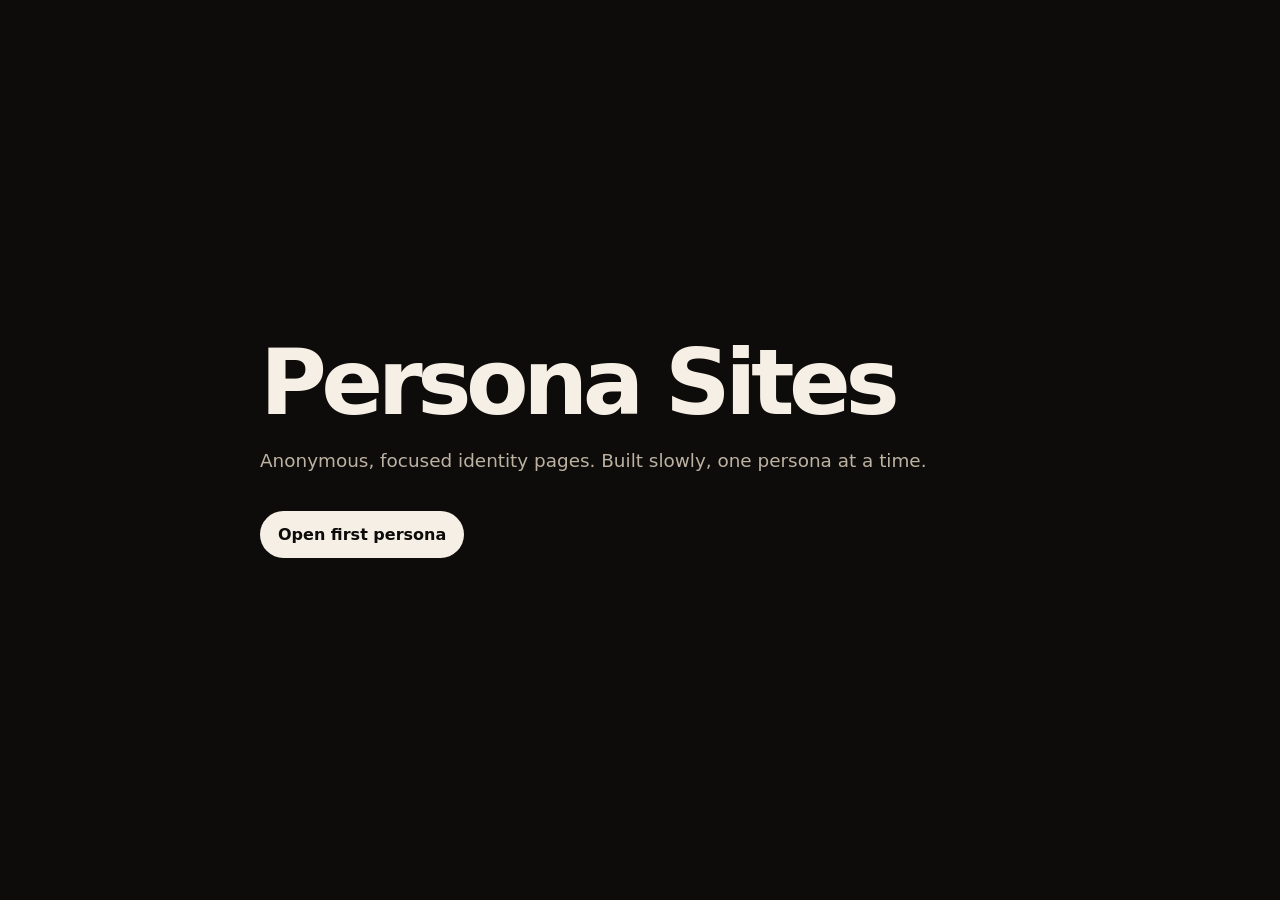
<file: index.html>
<!doctype html>
<html lang="en">
<head>
  <meta charset="utf-8" />
  <meta name="viewport" content="width=device-width, initial-scale=1" />
  <title>Persona Sites</title>
  <meta name="description" content="A small collection of anonymous persona sites." />
  <style>
    body{margin:0;min-height:100vh;font-family:Inter,system-ui,sans-serif;background:#0d0c0a;color:#f6efe5;display:grid;place-items:center}main{width:min(760px,90vw)}p{color:#bdb2a2;line-height:1.6;font-size:1.15rem}a{display:inline-block;margin-top:18px;color:#0d0c0a;background:#f6efe5;text-decoration:none;padding:14px 18px;border-radius:999px;font-weight:800}h1{font-size:clamp(2.6rem,8vw,5.7rem);line-height:.9;letter-spacing:-.06em;margin:0 0 22px}
  </style>
</head>
<body><main><h1>Persona Sites</h1><p>Anonymous, focused identity pages. Built slowly, one persona at a time.</p><a href="./persona-one/">Open first persona</a></main></body>
</html>
</file>
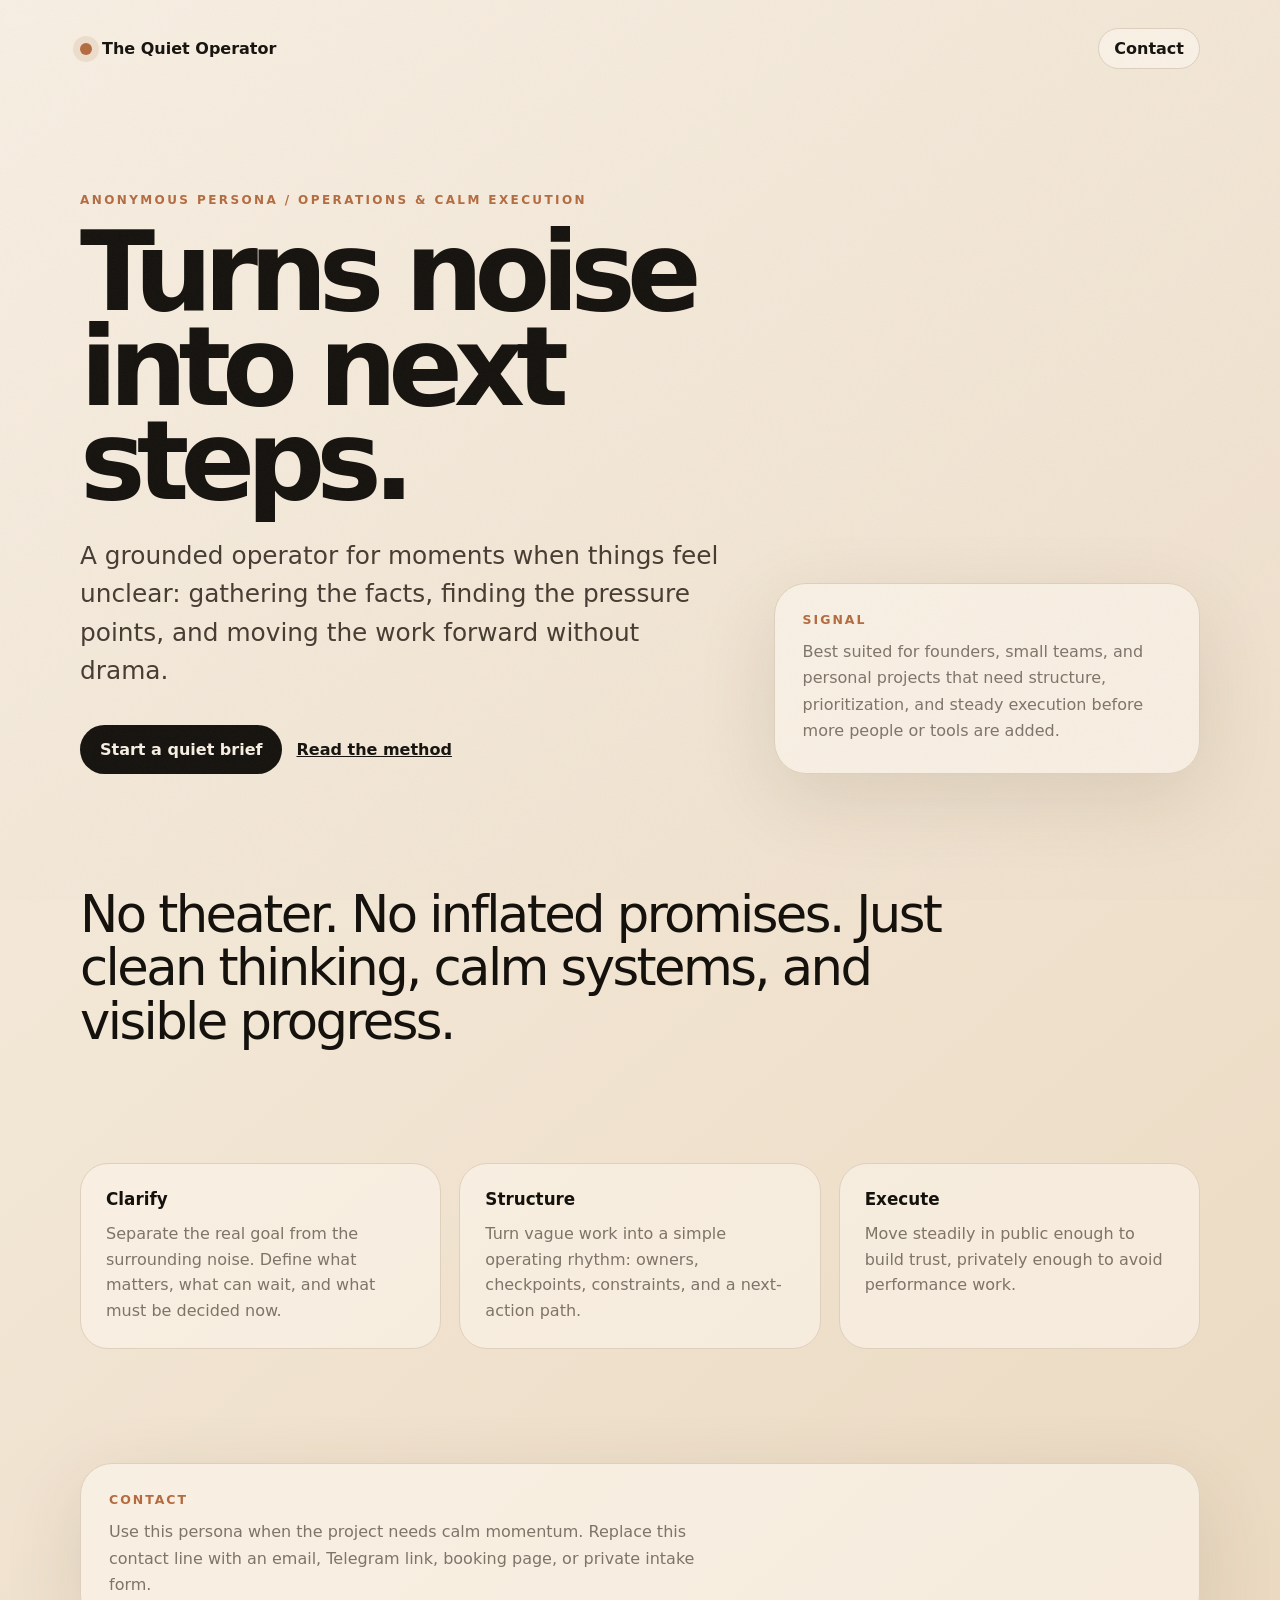
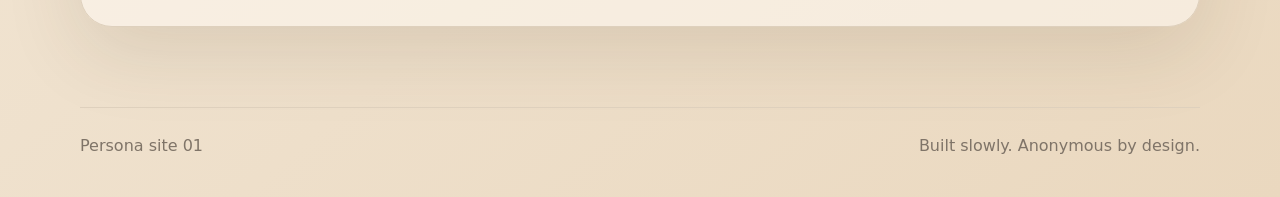
<file: persona-one/index.html>
<!doctype html>
<html lang="en">
<head>
  <meta charset="utf-8" />
  <meta name="viewport" content="width=device-width, initial-scale=1" />
  <title>The Quiet Operator</title>
  <meta name="description" content="An anonymous persona site for a calm, reliable operator who turns uncertainty into ordered progress." />
  <style>
    :root{--ink:#15120e;--paper:#f7efe3;--muted:#7f7468;--line:#ded0bd;--accent:#b46b3f;--soft:#fffaf2}*{box-sizing:border-box}html{scroll-behavior:smooth}body{margin:0;font-family:Inter,ui-sans-serif,system-ui,-apple-system,BlinkMacSystemFont,"Segoe UI",sans-serif;background:linear-gradient(140deg,#f7efe3,#ead8bf);color:var(--ink)}.grain:before{content:"";position:fixed;inset:0;pointer-events:none;opacity:.08;background-image:url("data:image/svg+xml,%3Csvg xmlns='http://www.w3.org/2000/svg' width='180' height='180'%3E%3Cfilter id='n'%3E%3CfeTurbulence type='fractalNoise' baseFrequency='.85' numOctaves='3' stitchTiles='stitch'/%3E%3C/filter%3E%3Crect width='180' height='180' filter='url(%23n)' opacity='.55'/%3E%3C/svg%3E")}main{width:min(1120px,92vw);margin:0 auto}.nav{display:flex;justify-content:space-between;align-items:center;padding:28px 0;font-weight:850}.mark{display:flex;gap:10px;align-items:center}.dot{width:12px;height:12px;border-radius:999px;background:var(--accent);box-shadow:0 0 0 7px rgba(180,107,63,.13)}.nav a{color:var(--ink);text-decoration:none;border:1px solid var(--line);padding:10px 15px;border-radius:999px;background:rgba(255,250,242,.55)}.hero{padding:96px 0 80px;display:grid;grid-template-columns:1.2fr .8fr;gap:54px;align-items:end}.kicker{text-transform:uppercase;letter-spacing:.2em;color:var(--accent);font-size:.75rem;font-weight:900;margin:0 0 18px}.hero h1{font-size:clamp(3.2rem,8.6vw,8.2rem);line-height:.86;letter-spacing:-.08em;margin:0;max-width:820px}.lead{font-size:clamp(1.1rem,2.2vw,1.55rem);line-height:1.55;color:#463b31;margin:28px 0 0;max-width:690px}.panel{border:1px solid var(--line);background:rgba(255,250,242,.56);border-radius:32px;padding:28px;box-shadow:0 24px 80px rgba(69,46,24,.12)}.panel p{margin:0;color:var(--muted);line-height:1.65}.label{font-size:.78rem;text-transform:uppercase;letter-spacing:.16em;color:var(--accent);font-weight:900;margin-bottom:12px}.buttons{display:flex;gap:14px;flex-wrap:wrap;margin-top:34px}.button{background:var(--ink);color:var(--paper);padding:15px 20px;border-radius:999px;text-decoration:none;font-weight:850}.ghost{color:var(--ink);padding:15px 0;font-weight:850}.section{padding:34px 0 80px}.grid{display:grid;grid-template-columns:repeat(3,1fr);gap:18px}.card{border:1px solid var(--line);background:rgba(255,250,242,.5);border-radius:28px;padding:25px}.card h2{font-size:1.05rem;margin:0 0 12px}.card p{margin:0;color:var(--muted);line-height:1.6}.quote{font-size:clamp(1.8rem,4vw,3.8rem);line-height:1.05;letter-spacing:-.05em;max-width:900px;margin:0}.small{color:var(--muted);line-height:1.65;max-width:620px}.footer{border-top:1px solid var(--line);padding:28px 0 42px;color:var(--muted);display:flex;justify-content:space-between;gap:16px;flex-wrap:wrap}@media(max-width:820px){.hero{grid-template-columns:1fr;padding:70px 0 56px}.grid{grid-template-columns:1fr}.panel{padding:22px}}
  </style>
</head>
<body class="grain">
  <main>
    <header class="nav">
      <div class="mark"><span class="dot"></span><span>The Quiet Operator</span></div>
      <a href="#contact">Contact</a>
    </header>

    <section class="hero">
      <div>
        <p class="kicker">Anonymous Persona / Operations & Calm Execution</p>
        <h1>Turns noise into next steps.</h1>
        <p class="lead">A grounded operator for moments when things feel unclear: gathering the facts, finding the pressure points, and moving the work forward without drama.</p>
        <div class="buttons"><a class="button" href="#contact">Start a quiet brief</a><a class="ghost" href="#method">Read the method</a></div>
      </div>
      <aside class="panel">
        <div class="label">Signal</div>
        <p>Best suited for founders, small teams, and personal projects that need structure, prioritization, and steady execution before more people or tools are added.</p>
      </aside>
    </section>

    <section id="method" class="section">
      <p class="quote">No theater. No inflated promises. Just clean thinking, calm systems, and visible progress.</p>
    </section>

    <section class="section grid">
      <article class="card"><h2>Clarify</h2><p>Separate the real goal from the surrounding noise. Define what matters, what can wait, and what must be decided now.</p></article>
      <article class="card"><h2>Structure</h2><p>Turn vague work into a simple operating rhythm: owners, checkpoints, constraints, and a next-action path.</p></article>
      <article class="card"><h2>Execute</h2><p>Move steadily in public enough to build trust, privately enough to avoid performance work.</p></article>
    </section>

    <section id="contact" class="section">
      <div class="panel">
        <div class="label">Contact</div>
        <p class="small">Use this persona when the project needs calm momentum. Replace this contact line with an email, Telegram link, booking page, or private intake form.</p>
      </div>
    </section>

    <footer class="footer"><span>Persona site 01</span><span>Built slowly. Anonymous by design.</span></footer>
  </main>
</body>
</html>
</file>
